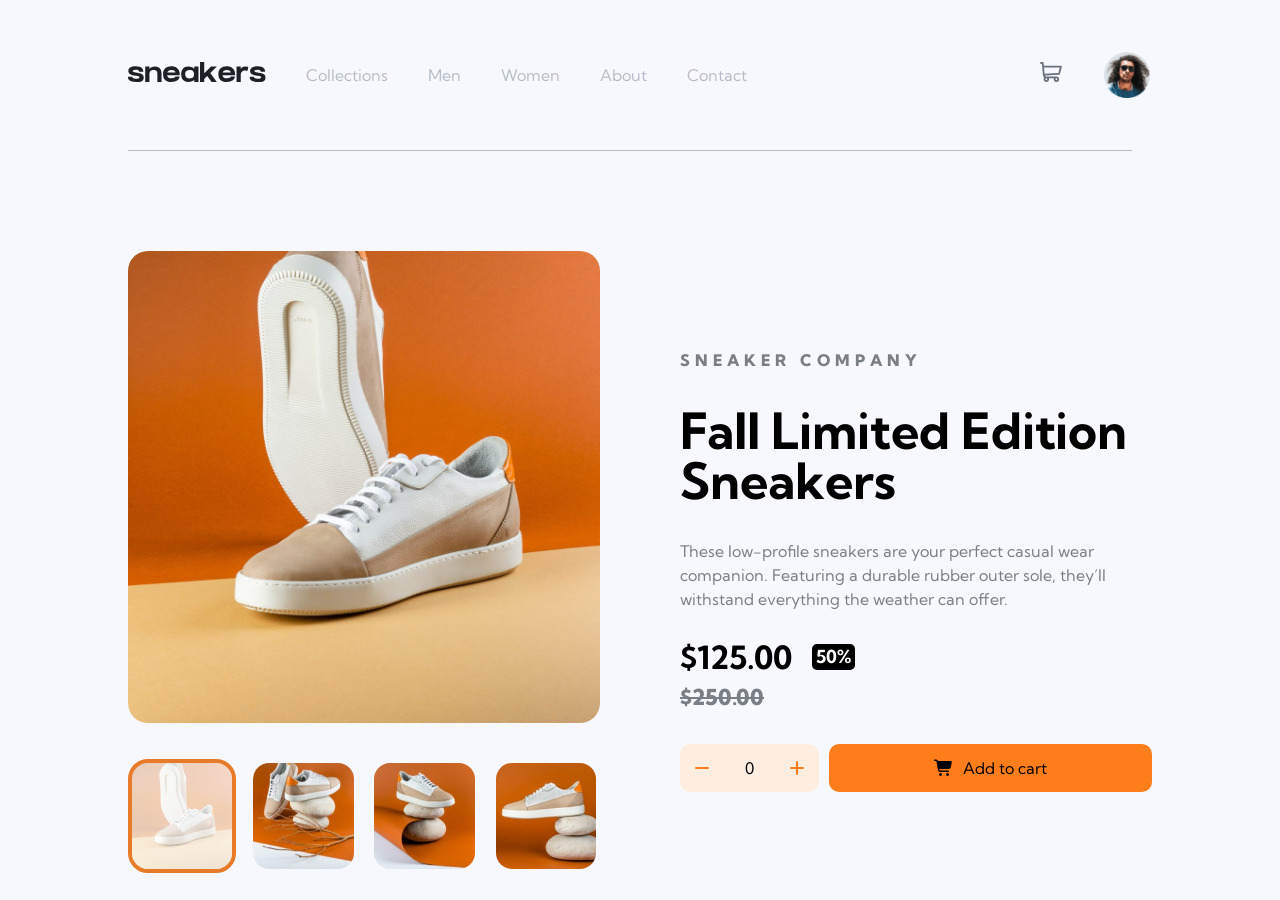
<file: E-commerce product page/index.html>
<!DOCTYPE html>
<html lang="en">

<head>
    <meta charset="UTF-8">
    <meta name="viewport" content="width=device-width, initial-scale=1.0">
    <link rel="stylesheet" href="CSS/Normalize.css">
    <link rel="stylesheet" href="CSS/style.css">
    <link rel="stylesheet" href="CSS/animation+JS.css">
    <link rel="stylesheet" href="CSS/all.min.css">
    <link rel="preconnect" href="https://fonts.googleapis.com">
    <link rel="preconnect" href="https://fonts.gstatic.com" crossorigin>
    <link href="https://fonts.googleapis.com/css2?family=Kumbh+Sans:wght@100..900&display=swap" rel="stylesheet">
    <title>Document</title>
</head>


<body>
    <div class="over-layer"></div>
    <aside>
        <div class="close"><img src="images/icon-close.svg" alt=""></div>
        <ul>
            <li>Collections</li>
            <li>Men</li>
            <li>Women</li>
            <li>About</li>
            <li>Contact</li>
        </ul>
    </aside>
    <header>
        <div class="up">
            <div class="hum"><img src="images/icon-menu.svg" alt=""></div>
            <div class="logo"><img src="images/logo.svg" alt=""></div>
            <ul>
                <li>Collections</li>
                <li>Men</li>
                <li>Women</li>
                <li>About</li>
                <li>Contact</li>
            </ul>
            <div class="cart">
                <div class="image"><img src="images/icon-cart.svg" alt=""> <span>1</span></div>
                <div class="avatar"><img src="images/image-avatar.png" alt=""></div>
                <div class="card">
                    <h4>cart</h4>
                    <span></span>
                    <div class="objects">
                        <p class="empty-cart">Your cart is empty</p>
                    </div>
                </div>
            </div>
        </div>
        <span></span>
    </header>

    <section>
        <div class="left">
            <div class="big-img">
                <img src="images/image-product-1.jpg" alt="">
            </div>

            <div class="flex">

                <div class="small-img active">
                    <img src="images/image-product-1-thumbnail.jpg" alt="">
                </div>

                <div class="small-img">
                    <img src="images/image-product-2-thumbnail.jpg" alt="">
                </div>

                <div class="small-img">
                    <img src="images/image-product-3-thumbnail.jpg" alt="">
                </div>

                <div class="small-img">
                    <img src="images/image-product-4-thumbnail.jpg" alt="">
                </div>
            </div>
        </div>
        <div class="right">
            <p>SNEAKER COMPANY</p>
            <h1 class="title">Fall Limited Edition Sneakers</h1>
            <p>These low-profile sneakers are your perfect casual wear companion. Featuring a
                durable rubber outer sole, they’ll withstand everything the weather can offer.</p>
            <h1 class="price"><span>$125.00</span><span class="black">50%</span></h1>
            <p class="del"><del>$250.00</del></p>

            <div class="buttons">
                <div class="cont">
                    <i class="fa-solid fa-minus"></i>
                    <p>0</p>
                    <i class="fa-solid fa-plus"></i>
                </div>
                <button><i class="fa-solid fa-cart-shopping"></i> Add to cart</button>
            </div>
        </div>
    </section>

    <script src="JS/script.js"></script>
</body>

</html>
</file>
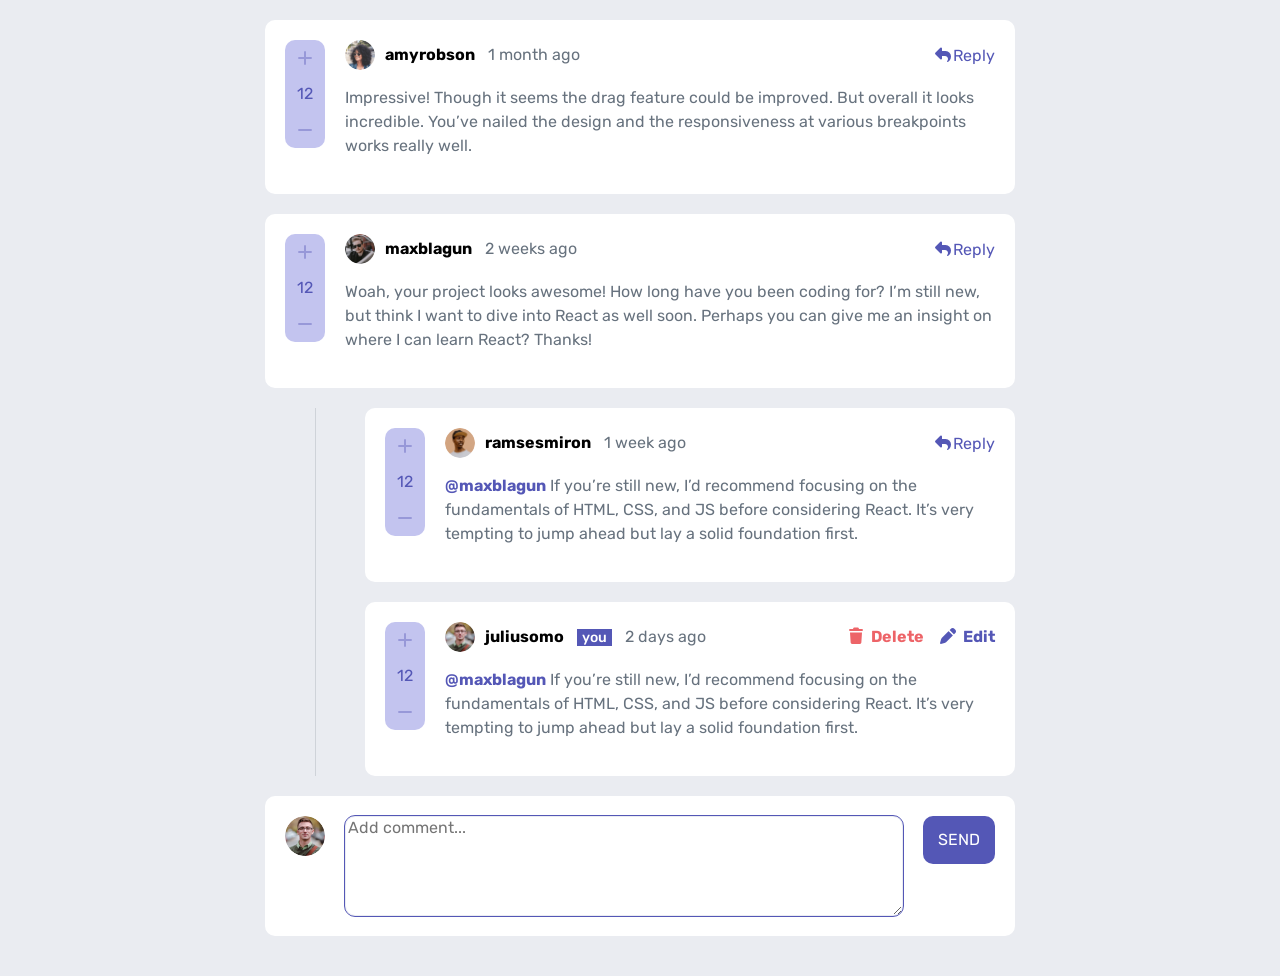
<file: Interactive comments section/index.html>
<!DOCTYPE html>
<html lang="en">

<head>
    <meta charset="UTF-8">
    <meta name="viewport" content="width=device-width, initial-scale=1.0">
    <link rel="stylesheet" href="CSS/Normalize.css">
    <link rel="stylesheet" href="CSS/style.css">
    <link rel="stylesheet" href="CSS/animation+JS.css">
    <link rel="stylesheet" href="CSS/all.min.css">
    <link rel="preconnect" href="https://fonts.googleapis.com">
    <link rel="preconnect" href="https://fonts.gstatic.com" crossorigin>
    <link href="https://fonts.googleapis.com/css2?family=Rubik:ital,wght@0,300..900;1,300..900&display=swap"
        rel="stylesheet">
    <title>Document</title>
</head>


<body>
    <div class="over-layer"></div>
    <div class="center">

        <div class="card v1">
            <div class="left">
                <div class="plus-minus">
                    <i class=" fa-solid fa-plus plus"></i>
                    <p>12</p>
                    <i class=" fa-solid fa-minus minus"></i>
                </div>

            </div>

            <div class="right">

                <div class="flex">
                    <div class="image"><img src="images/avatars/image-amyrobson.png" alt=""></div>
                    <p>amyrobson <span>1 month ago</span></p>
                    <p class="last"><i class="fa-solid fa-reply"></i><span>Reply</span></p>
                </div>

                <p>Impressive! Though it seems the drag feature could be improved. But overall it looks incredible.
                    You’ve nailed the design and the responsiveness at various breakpoints works really well.</p>
            </div>
        </div>

        <div class="reply-card card c1">
            <div class="image2"><img src="images/avatars/image-juliusomo.webp" alt=""></div>
            <textarea name="" id="">@amyrobson</textarea>
            <button>REPLY</button>
        </div>

        <div class="card v1">
            <div class="left">
                <div class="plus-minus">
                    <i class=" fa-solid fa-plus plus"></i>
                    <p>12</p>
                    <i class=" fa-solid fa-minus minus"></i>
                </div>
            </div>

            <div class="right">

                <div class="flex">
                    <div class="image"><img src="images/avatars/image-maxblagun.webp" alt=""></div>
                    <p>maxblagun <span>2 weeks ago</span></p>
                    <p class="last"><i class="fa-solid fa-reply"></i><span>Reply</span></p>
                </div>
                <p>Woah, your project looks awesome! How long have you been coding for? I’m still new, but think I want
                    to dive into React as well soon. Perhaps you can give me an insight on where I can learn React?
                    Thanks!</p>
            </div>
        </div>

        <div class="reply-card card c1">
            <div class="image2"><img src="images/avatars/image-juliusomo.webp" alt=""></div>
            <textarea name="" id="">@maxblagun</textarea>
            <button>REPLY</button>
        </div>

        <div class="cont">
            <div class="card special v1">
                <div class="left">
                    <div class="plus-minus">
                        <i class=" fa-solid fa-plus plus"></i>
                        <p>12</p>
                        <i class=" fa-solid fa-minus minus"></i>
                    </div>
                </div>

                <div class="right">

                    <div class="flex">
                        <div class="image"><img src="images/avatars/image-ramsesmiron.webp" alt=""></div>
                        <p>ramsesmiron <span>1 week ago</span></p>
                        <p class="last"><i class="fa-solid fa-reply"></i><span>Reply</span></p>
                    </div>

                    <p><span class="blue">@maxblagun</span> If you’re still new, I’d recommend focusing on the
                        fundamentals
                        of HTML, CSS, and JS before considering React. It’s very tempting to jump ahead but lay a solid
                        foundation first.</p>
                </div>
            </div>

            <div class="reply-card card special c1">
                <div class="image2"><img src="images/avatars/image-juliusomo.webp" alt=""></div>
                <textarea name="" id="">@ramsesmiron</textarea>
                <button>REPLY</button>
            </div>

            <div class="card special v1 e1">
                <div class="left">
                    <div class="plus-minus">
                        <i class=" fa-solid fa-plus plus"></i>
                        <p>12</p>
                        <i class=" fa-solid fa-minus minus"></i>
                    </div>
                </div>

                <div class="right">

                    <div class="flex">
                        <div class="image"><img src="images/avatars/image-juliusomo.webp" alt=""></div>
                        <p>juliusomo <span class="shape">you</span> <span>2 days ago</span></p>
                        <p class="edit-delete">
                            <span class="red"><i class="fa-solid fa-trash"></i><span>Delete</span></span>
                            <span class="blue"><i class="fa-solid fa-pen"></i><span>Edit</span></span>
                        </p>
                    </div>

                    <p><span class="blue">@maxblagun</span> If you’re still new, I’d recommend focusing on the
                        fundamentals
                        of HTML, CSS, and JS before considering React. It’s very tempting to jump ahead but lay a solid
                        foundation first.</p>
                </div>
            </div>
        </div>


        <div class="reply-card card end">
            <div class="image2"><img src="images/avatars/image-juliusomo.webp" alt=""></div>
            <textarea name="" id="" placeholder="Add comment..."></textarea>
            <button>SEND</button>
        </div>
    </div>
    <script src="JS/script.js"></script>
</body>

</html>
</file>
<file: E-commerce product page/CSS/style.css>
* {
  -webkit-box-sizing: border-box;
  -moz-box-sizing: border-box;
  box-sizing: border-box;
}

body {
  min-height: 100vh;
  font-family: 'Kumbh Sans';
  line-height: 1.5;
  background-color: hsl(223, 64%, 98%);
}

:root {
  --num: '3';
}

p {
  color: hsl(220, 4%, 50%);
}

/* Over Layer */
.over-layer {
  position: fixed;
  width: 100%;
  min-height: 100vh;
  z-index: -1;
  background-color: rgb(0, 0, 0);
  opacity: 0;
  transition: 0.4s;
}

/* Aside */
aside {
  background-color: hsl(223, 64%, 98%);
  font-weight: 800;
  padding: 20px;
  width: 75%;
  min-height: 100vh;
  position: fixed;
  top: 0;
  left: 0;
  z-index: 1001;
  display: none;
}

.close {
  margin-bottom: 50px;
  cursor: pointer;
  width: fit-content;
}

aside ul {
  list-style: none;
  padding: 0;
  margin: 0;
}

aside li {
  margin: 15px 0;
  cursor: pointer;

}

/* Header */
header {
  padding: 0% 10%;
}

.hum {
  margin-right: 15px;
  display: none;
  overflow: hidden;
  cursor: pointer;
}

.up {
  display: flex;
  align-items: center;
  padding: 50px 0px;
}


header ul {
  list-style: none;
  display: flex;
  margin: 0;
  gap: 40px;
  align-items: center;
  color: hsl(220, 14%, 75%);
}

header ul li {
  position: relative;
  transition: 0.4s;
  cursor: pointer;
}

header ul li::after {
  content: '';
  position: absolute;
  width: 0%;
  height: 5px;
  background-color: hsl(26, 100%, 55%);
  display: block;
  border-radius: 5px;
  bottom: -65px;
  left: 50%;
  transform: translate(-50%, 0);
  transition: 0.4s;
}

header ul li:hover {
  color: black;
  font-weight: 800;
}

header ul li:hover::after {
  width: 100%;
}

.card span,
header span {
  display: block;
  background-color: hsl(220, 14%, 75%);
  width: 98%;
  height: 1px;
}

/* Cart section */
.cart {
  display: flex;
  align-items: center;
  justify-content: space-between;
  margin-left: auto;
  gap: 40px;
  position: relative;
}

.avatar {
  flex-shrink: 0;
  width: 50px;
  height: 50px;
  border-radius: 50%;
  border: 2px solid transparent;
  transition: 0.3s;
  cursor: pointer;
}

.avatar:hover {
  border-color: hsl(26, 100%, 55%);
}

.avatar img {
  width: 100%;
  height: 100%;
}

.image {
  position: relative;
  cursor: pointer;
}

.image span {
  color: white;
  background-color: hsl(26, 100%, 55%);
  border-radius: 10px;
  text-align: center;
  position: absolute;
  top: -5px;
  right: -5px;
  width: 16px;
  height: 12px;
  z-index: 100;
  font-size: 9px;
  display: none;
}

.card {
  width: 350px;
  min-height: 200px;
  box-shadow: 2px 3px 13px 3px hsl(220, 14%, 75%);
  border-radius: 10px;
  position: absolute;
  top: 65px;
  right: -20px;
  background: white;
  display: none;
  z-index: 300;
}

.card span {
  width: 100%;
}

.card h4 {
  padding-left: 20px;
}

.objects {
  display: flex;
  flex-direction: column;
  align-items: center;
  justify-content: center;
  min-height: 200px;
  overflow: hidden;
  padding: 20px;
}

.objects.goods {
  display: block;
  min-height: auto;
}

.objects.goods .empty-cart {
  display: none;
}


/* Section */
section {
  margin: 100px 10%;
  display: flex;
  align-items: center;
  justify-content: center;
  gap: 80px;
}

/* left */
.left {
  width: 50%;
}

.big-img {
  width: 100%;
  margin-bottom: 30px;
  cursor: pointer;
}

.big-img img {
  width: 100%;
  border-radius: 20px;
}

/* Thumbnail */
.flex {
  display: flex;
  width: 100%;
  gap: clamp(5px, 1vw, 20px);
}

.small-img {
  border: 4px solid transparent;
  border-radius: 20px;
  overflow: hidden;
  position: relative;
}

.small-img:not(.small-img.active)::before {
  content: '';
  pointer-events: none;
  position: absolute;
  top: 0;
  left: 0;
  width: 100%;
  height: 100%;
  background-color: rgba(255, 255, 255, 0);
  transition: 0.4s;
}

.small-img:not(.small-img.active):hover::before {
  z-index: 100;
  background-color: rgba(255, 255, 255, 0.5);
}

.active {
  border-color: hsl(25.76deg 80.59% 53.53%);
  position: relative;
}

.active::after {
  content: '';
  pointer-events: none;
  position: absolute;
  top: 0;
  left: 0;
  width: 100%;
  height: 100%;
  background-color: rgba(255, 255, 255, 0.7);
}

.small-img img {
  width: 100%;
  height: 100%;
  cursor: pointer;
}

/* right */
.right {
  width: 50%;
}

/* All text */
.right p:first-child {
  font-weight: 800;
  letter-spacing: 5px;
}

.right .title {
  font-size: clamp(22px, 5vw, 50px);
  line-height: 1;
}

.right .price {
  display: flex;
  align-items: center;
  justify-content: center;
  width: fit-content;
  margin-bottom: 0;
}

.black {
  display: inline-block;
  margin-left: 20px;
  background-color: black;
  color: white;
  border-radius: 5px;
  font-size: 18px;
  padding: 4px;
  line-height: 1;
}

.del {
  margin: 0;
  font-size: 22px;
  font-weight: 800;
}

/* Buttons */
.buttons {
  margin-top: 30px;
  display: flex;
  gap: 10px;
  align-items: center;
}

.noti button,
.buttons button {
  width: 70%;
  text-align: center;
  border-radius: 10px;
  background-color: hsl(26, 100%, 55%);
  cursor: pointer;
  border: none;
  outline: none;
  transition: 0.4s;
  padding: 15px 0;
}

button:hover {
  background-color: hsla(26, 100%, 55%, 0.6);
}

button:active {
  transform: scale(0.8);
}

button i {
  margin-right: 5px;
}

.cont {
  display: flex;
  gap: 10px;
  align-items: center;
  justify-content: space-between;
  width: 30%;
  background-color: hsl(25, 100%, 94%);
  border-radius: 10px;
  padding: 12.2px;
}

.cont i {
  color: hsl(26, 100%, 55%);
  cursor: pointer;
}

.cont p {
  margin: 0;
  color: black;
}

@media (max-width:932px) {
  header ul {
    display: none;
  }

  header .hum {
    display: block;
  }
}

@media (max-width:769px) {
  section {
    flex-direction: column;
  }

  .left,
  .right {
    width: 100%;
  }
}

@media (max-width:569px) {
  .buttons {
    flex-direction: column;
  }

  .buttons button,
  .cont {
    width: 100%;
  }

  header span {
    display: none;
  }

  .up {
    padding: 25px 0;
  }

  section {
    margin: 0;
    gap: 5px;
  }

  .flex {
    display: none;
  }

  .big-img {
    position: relative;
    pointer-events: none;
  }

  .big-img img {
    border-radius: 0;
  }

  .right {
    padding: 0 20px;
  }

  .left .fa-angle-left {
    left: 20px !important;
    z-index: 300;
  }

  .left .fa-angle-right {
    right: 20px !important;
    z-index: 300;
  }
}
</file>
<file: E-commerce product page/CSS/animation+JS.css>
/* Animations */
.fade {
    animation: fadding 0.5s forwards;
}

@keyframes fadding {
    100% {
        opacity: 0;
        transform: translateX(-50px);
    }
}

.appear {
    animation: appearing 0.5s forwards;
}

@keyframes appearing {
    0% {
        opacity: 0;
        transform: translateX(-50px);
    }

    100% {
        opacity: 1;
        transform: translateX(0px);
    }
}

.appear-down {
    animation: forwards appearDown 0.5s;
}

@keyframes appearDown {
    0% {
        opacity: 0;
        transform: translateY(-100px);
    }

    100% {
        opacity: 1;
        transform: translateY(0px);
    }
}

.fade-up {
    animation: forwards fadeUp 0.5s;
}

@keyframes fadeUp {
    0% {
        opacity: 1;
        transform: translateY(0px);
    }

    100% {
        opacity: 0;
        transform: translateY(-100px);
    }
}

.scale-appear {
    animation: scale-appearing 0.4s forwards;
}

@keyframes scale-appearing {
    0% {
        transform: translate(-50%, -50%) translateX(-100px) scale(0.3);
    }

    100% {
        transform: translate(-50%, -50%) translateX(0px) scale(1);
    }
}

.scale-fade {
    animation: scale-fading 0.4s forwards;

}

@keyframes scale-fading {
    0% {
        transform: translate(-50%, -50%) translateX(0px) scale(1);
    }

    100% {
        transform: translate(-50%, -50%) translateX(-100px) scale(0);
    }
}

.fade2 {
    animation: fadding2 0.5s forwards;
}

@keyframes fadding2 {
    100% {
        opacity: 0;
        transform: translate(-50%, -50%) translateX(-50px);
    }
}

.appear2 {
    animation: appearing2 0.5s forwards;
}

@keyframes appearing2 {
    0% {
        opacity: 0;
        transform: translate(-50%, -50%) translateX(-50px);
    }

    100% {
        opacity: 1;
        transform: translate(-50%, -50%) translateX(0px);
    }
}

.center {
    width: 100%;
    min-height: 100vh;
    display: flex;
    justify-content: center;
    align-items: center;
    flex-direction: column;
    padding: 20px;
}

.error {
    padding: 0;
    margin: 0px 0px 7px;
    color: hsl(0, 100%, 66%);
    font-size: 12px;
}

.over-layer {
    position: fixed;
    width: 100%;
    min-height: 100vh;
    z-index: -1;
    background-color: rgb(0, 0, 0);
    opacity: 0;
    transition: 0.4s;
}

.cont2 {
    max-width: 500px;
    width: 90%;
    position: fixed;
    top: 50%;
    left: 50%;
    transform: translate(-50%, -50%);
    z-index: 1001;
}

.cont2 .fa-xmark {
    display: block;
    width: fit-content;
    margin-left: auto;
    transition: 0.4s;
    cursor: pointer;
    margin-bottom: 20px;
}

.cont2 .left {
    width: 100%;
}

.cont2 .big-img {
    position: relative;
    background-color: transparent;
    border-radius: 25px;
}

.cont2 .left .flex {
    width: 80%;
    margin: auto;
}

.left i,
.cont2 .big-img i {
    position: absolute;
    top: 50%;
    display: flex;
    justify-content: center;
    align-items: center;
    background-color: white;
    width: 40px;
    height: 40px;
    border-radius: 50%;
    transition: 0.4s;
}

.cont2 .big-img .fa-angle-left {
    left: 0;
    transform: translate(-50%, 0);
}

.cont2 .big-img .fa-angle-right {
    right: 0;
    transform: translate(50%, 0);
}
.left i:hover,
.fa-xmark:hover,
.cont2 .big-img i:hover {
    color: hsl(26, 100%, 55%);
}

.text-image {
    display: flex;
    align-items: center;
    justify-content: space-between;
    line-height: 1;
    margin-bottom: 20px;
}

.image5 {
    width: 40px;
    height: 40px;
    border-radius: 5px;
    overflow: hidden;
}

.image5 img {
    width: 100%;
    height: 100%;
}

.text-image p {
    margin: 0;
}

.text-image p:last-child {
    margin-top: 10px;
}

.fa-trash-can {
    color: hsl(220, 4%, 50%);
    transition: 0.4s;
    cursor: pointer;
}

.fa-trash-can:hover {
    color: hsl(0, 100%, 66%);
}

.noti button {
    width: 100%;
    font-weight: 800;
}

/* 
<i class="fa-solid fa-xmark"></i>
<i class="fa-solid fa-angle-left"></i>
<i class="fa-solid fa-angle-right"></i>
*/
</file>
<file: Interactive comments section/CSS/style.css>
* {
  -webkit-box-sizing: border-box;
  -moz-box-sizing: border-box;
  box-sizing: border-box;
}

body {
  min-height: 100vh;
  font-family: 'Rubik';
  line-height: 1.5;
  background-color: hsl(223, 19%, 93%);
}

/* Card */
.card {
  width: 100%;
  max-width: 750px;
  display: flex;
  align-items: flex-start;
  gap: 20px;
  background-color: white;
  border-radius: 10px;
  padding: 20px;
  margin-bottom: 20px;
  transition: 0.4s;
}

/* left */
.plus-minus {
  display: flex;
  flex-direction: column;
  align-items: center;
  justify-content: center;
  color: hsl(238, 40%, 52%);
  background-color: hsl(239, 57%, 85%);
  padding: 10px;
  border-radius: 10px;
}

.plus-minus i {
  cursor: pointer;
  color: hsl(238, 40%, 52%, 0.4);
  transition: 0.4s;
}

.plus-minus i:hover {
  color: hsl(238, 40%, 52%);
}

/* right */
.flex+p {
  color: hsl(211, 10%, 45%);
}

.flex {
  display: flex;
  align-items: center;
  gap: 10px;
}

.image {
  width: 30px;
  height: 30px;
  flex-shrink: 0;
}

.image img {
  width: 100%;
  height: 100%;
  border-radius: 50%;
}

.flex p:first-of-type {
  margin: 0;
  line-height: 1;
  font-weight: 700;
}

.flex p:first-of-type span {
  color: hsl(211, 10%, 45%);
  font-weight: 400;
  margin-left: 10px;
}

.left .last,
.flex .last {
  color: hsl(238, 40%, 52%);
  cursor: pointer;
}

.left .last,
.flex .last {
  margin: 0 0 0 auto;
  transition: 0.4s;
  line-height: 1;
}

.left .last:hover,
.flex .last:hover {
  color: hsl(238, 40%, 52%, 0.5);
}

.left .last:active,
.flex .last:active {
  transform: translateY(10px);
}

/* Reply Card */
.reply-card {
  align-items: flex-start;
  margin-bottom: 20px;
  transition: 0.4s;
}

.c1 {
  padding: 0;
  max-height: 0;
  overflow-y: hidden;
  opacity: 0;
  margin-bottom: 0;
}

.image2 {
  width: 40px;
  height: 40px;
  flex-shrink: 0;
}

.image2 img {
  width: 100%;
  height: 100%;
  border-radius: 50%;
}

textarea {
  height: 100px;
  width: 100%;
  border: 1px solid hsl(223, 19%, 93%);
  border-radius: 10px;
  outline: 1px solid hsl(238, 40%, 52%);
}

.reply-card button {
  padding: 15px;
  border-radius: 10px;
  color: white;
  background-color: hsl(238, 40%, 52%);
  outline: none;
  border: none;
  cursor: pointer;
  transition: 0.4s;
}

.reply-card button:hover {
  background-color: hsl(238, 40%, 52%, 0.5);
}

.reply-card button:active {
  background-color: hsl(238, 40%, 52%);
  transform: scale(0.8);
}

/* special */
.card.special {
  width: 95%;
  max-width: 650px;
  margin-left: 13.333333%;
  position: relative;
}

.cont {
  position: relative;
  width: 100%;
  max-width: 750px;
  display: flex;
  flex-direction: column;
  align-items: end;
}

.cont::before {
  content: '';
  width: 1px;
  height: calc(100% - 20px);
  background-color: hsl(211, 10%, 45%, 0.2);
  position: absolute;
  left: 6.6666667%;
  top: 0;
}


/* another */
.red,
.blue {
  font-weight: 700;
  cursor: pointer;
  transition: 0.4s;
  display: inline-block;
}

.blue {
  color: hsl(238, 40%, 52%);
}

.red {
  color: hsl(358, 79%, 66%);
  margin-right: 10px;
}

.red i,
.blue i {
  margin-right: 5px;
}

.left .blue:hover,
.flex .blue:hover {
  color: hsl(238, 40%, 52%, 0.5);
}

.left .red:hover,
.flex .red:hover {
  color: hsl(358, 79%, 66%, 0.5);
}
.edit-delete{
  margin: 0;
  margin-left: auto;
}
.edit-delete .blue:active,
.edit-delete .red:active {
  transform: translateY(10px);
}

.flex p:first-of-type .shape {
  color: white;
  background-color: hsl(238, 40%, 52%);
  font-weight: 500;
  padding: 0 5px;
  font-size: 14px;
}

@media (max-width:460px) {
  .card {
    flex-direction: column-reverse;
  }

  .left {
    display: flex;
    align-items: center;
    justify-content: space-between;
    width: 100%;
  }

  .plus-minus {
    flex-direction: row;
    gap: 15px;
    align-items: center;
    justify-content: space-between;
  }

  .left p {
    margin: 0;
  }
}
</file>
<file: Interactive comments section/CSS/animation+JS.css>
/* Animations */
.fade {
    animation: fadding 0.5s forwards;
}

@keyframes fadding {
    100% {
        opacity: 0;
        transform: translate(-50%, -50%) translateX(50px);
    }
}

.appear {
    animation: appearing 0.5s forwards;
}

@keyframes appearing {
    0% {
        opacity: 0;
        transform: translate(-50%, -50%) translateX(50px);
    }

    100% {
        opacity: 1;
        transform: translate(-50%, -50%) translateX(0px);
    }
}

.appear-down {
    animation: forwards appearDown 0.5s;
}

@keyframes appearDown {
    0% {
        opacity: 0;
        transform: translate(-50%, 0) translateY(-100px);
    }

    100% {
        opacity: 1;
        transform: translate(-50%, 0) translateY(0px);
    }
}

.fade-up {
    animation: forwards fadeUp 0.5s;
}

@keyframes fadeUp {
    0% {
        opacity: 1;
        transform: translate(-50%, 0) translateY(0px);
    }

    100% {
        opacity: 0;
        transform: translate(-50%, 0) translateY(-100px);
    }
}

.center {
    width: 100%;
    min-height: 100vh;
    display: flex;
    justify-content: center;
    align-items: center;
    flex-direction: column;
    padding: 20px;
}

.error {
    padding: 0;
    margin: 0px 0px 7px;
    color: hsl(0, 100%, 66%);
    font-size: 12px;
}

.over-layer {
    position: fixed;
    width: 100%;
    min-height: 100vh;
    z-index: -1;
    background-color: rgb(0, 0, 0);
    opacity: 0;
    transition: 0.4s;
}

.cont2 {
    background-color: white;
    padding: 30px;
    border-radius: 10px;
    position: fixed;
    top: 50%;
    left: 50%;
    transform: translate(-50%, -50%);
    z-index: 401;
    width: 350px;
}

.cont2 p {
    color: hsl(211, 10%, 45%);
}

.buttons {
    display: flex;
    gap: 10px;
}

.buttons button {
    border: none;
    outline: none;
    padding: 15px;
    border-radius: 10px;
    text-align: center;
    cursor: pointer;
    color: white;
    transition: 0.4s;
    width: 50%;
}

.buttons button:first-child {
    background-color: hsl(211, 10%, 45%);
}

.buttons button:last-child {
    background-color: hsl(358, 79%, 66%);
}

.buttons button:first-child:hover {
    background-color: hsl(211, 10%, 45%, 0.5);
}

.buttons button:last-child:hover {
    background-color: hsl(358, 79%, 66%, 0.5);
}

.buttons button:active {
    transform: scale(0.8);
}
</file>
